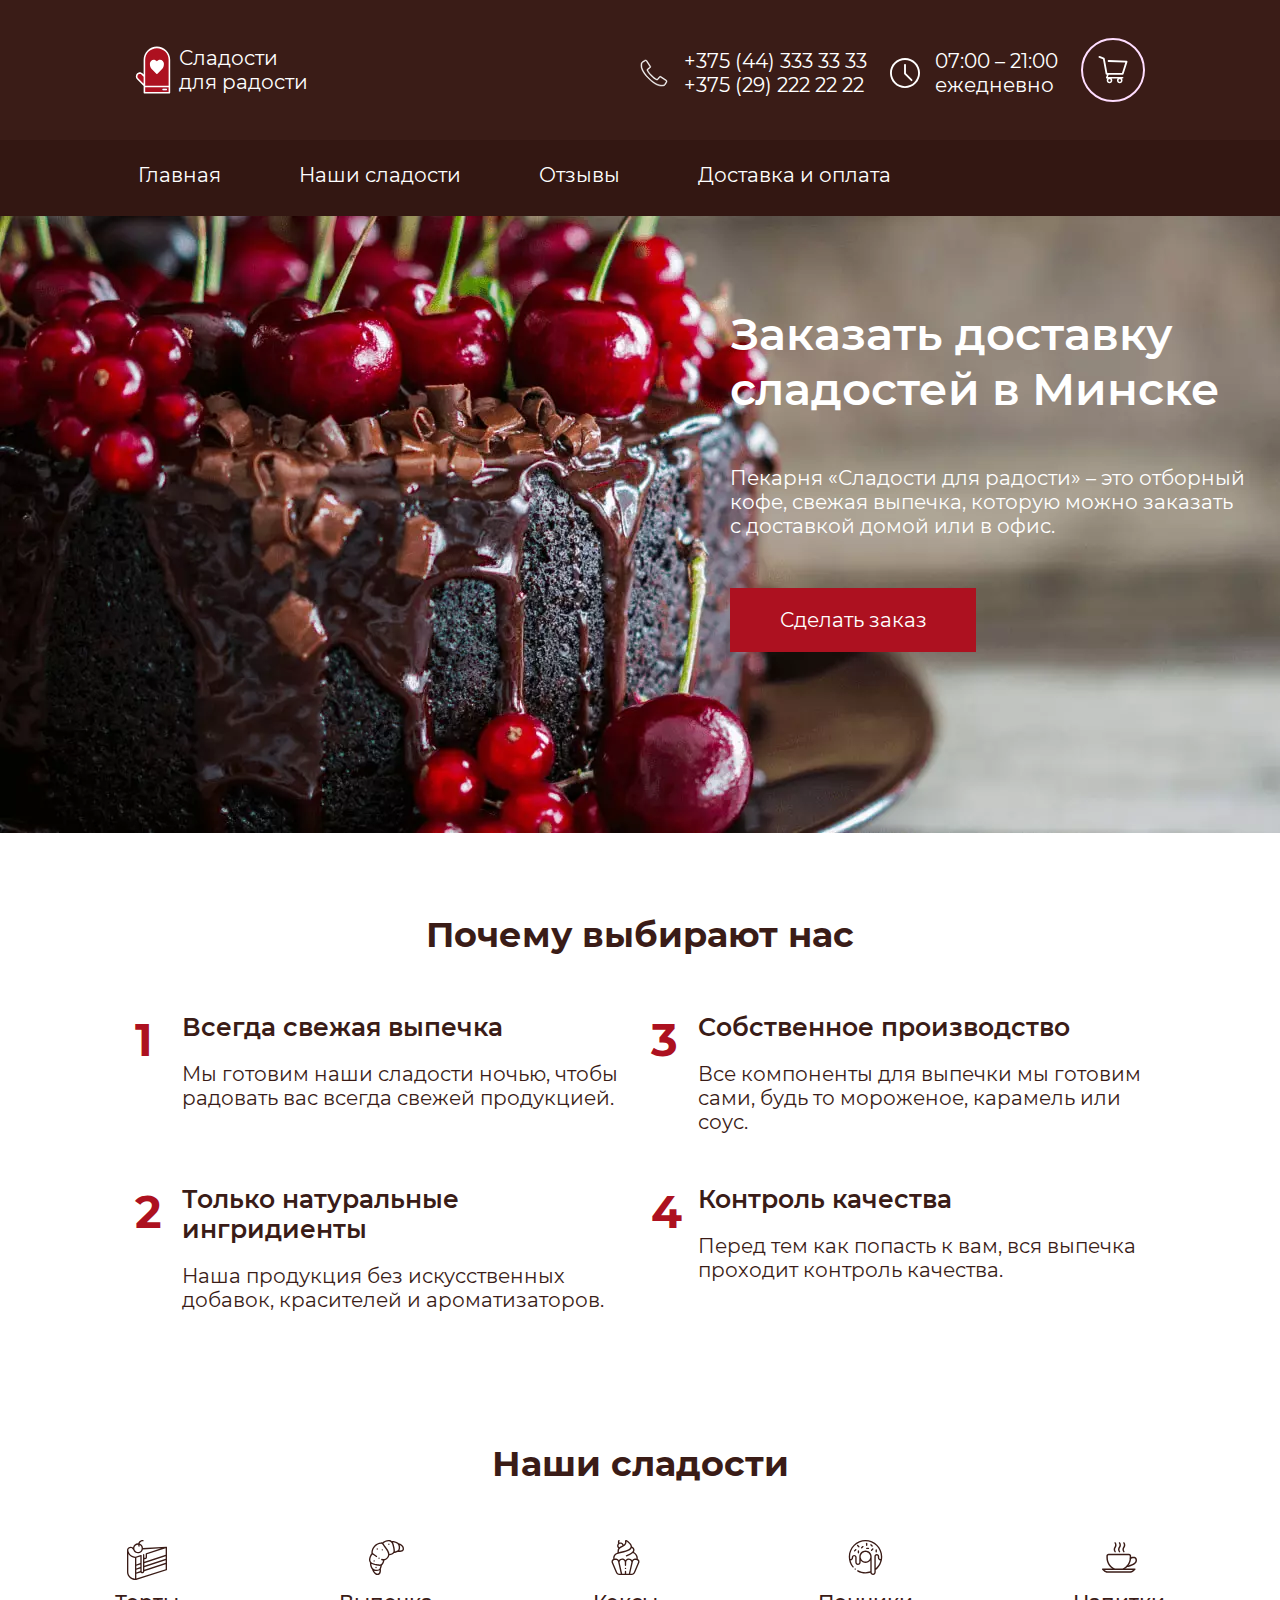
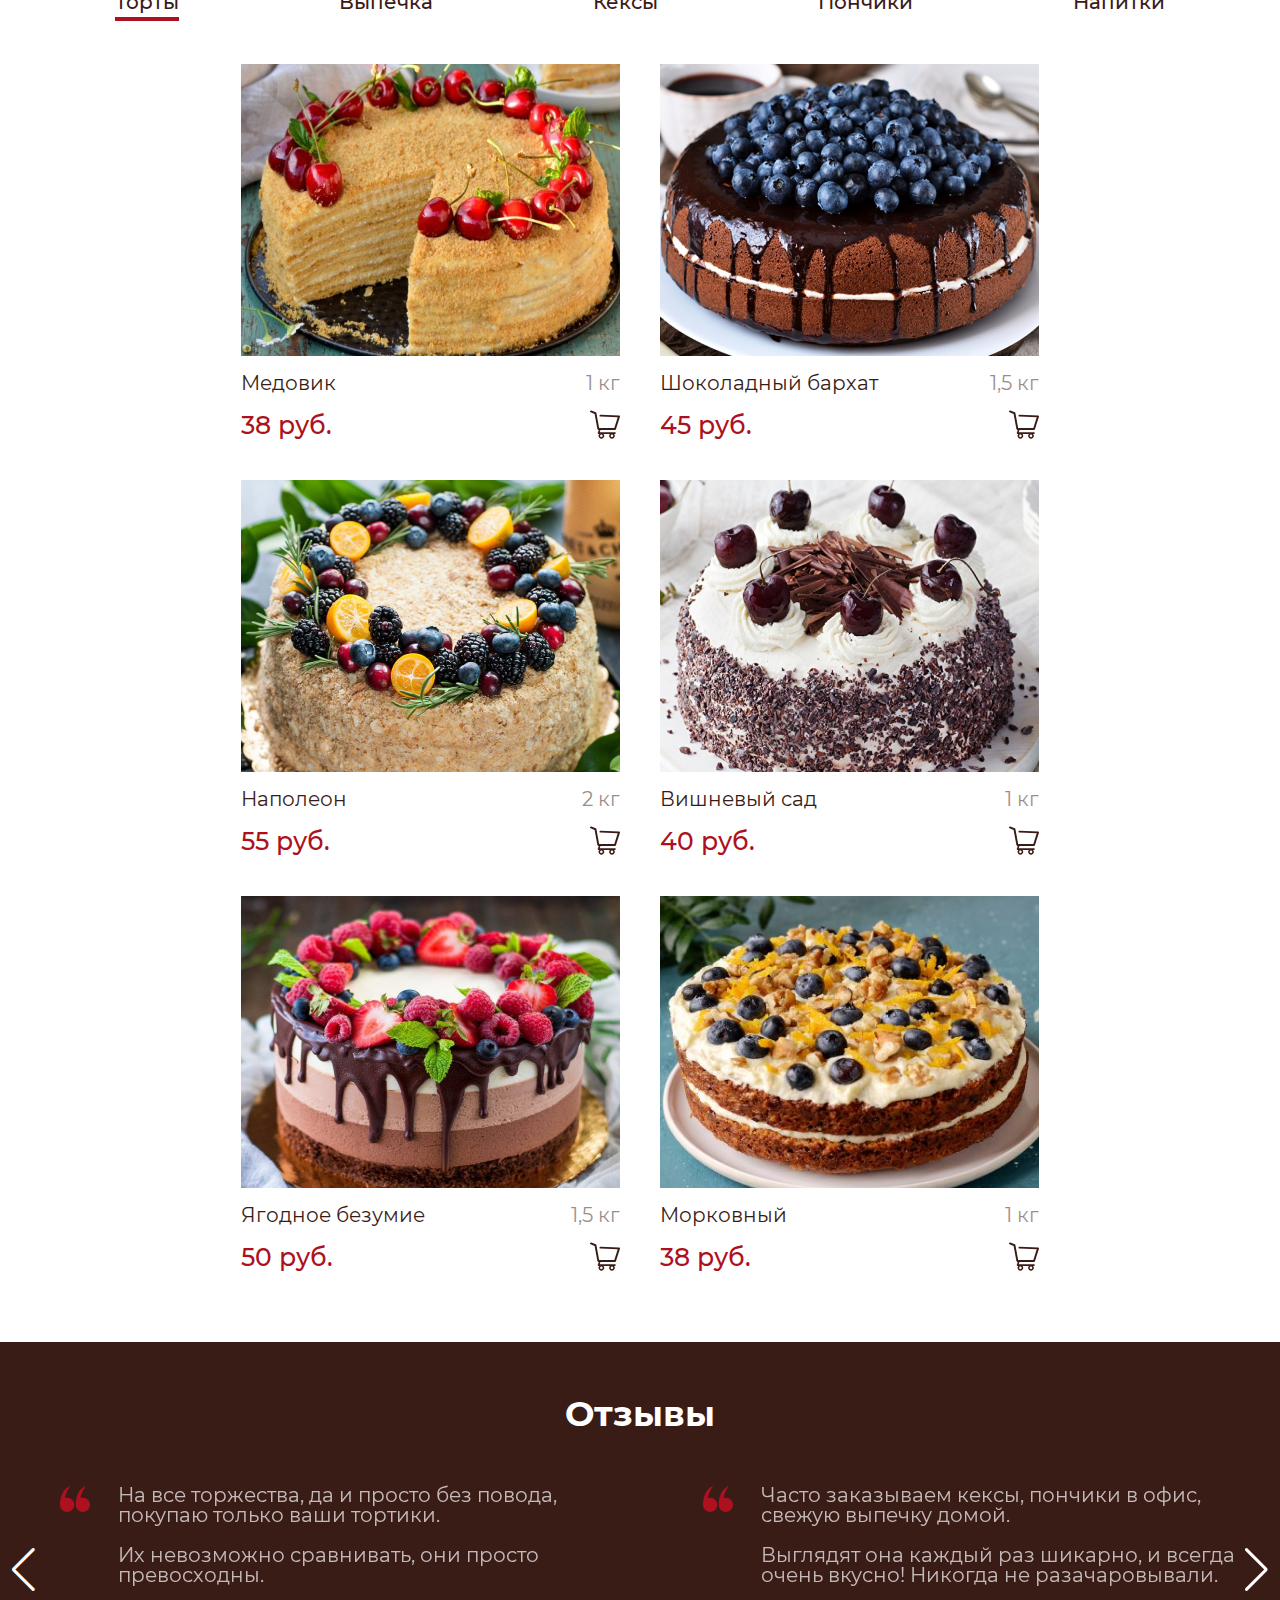
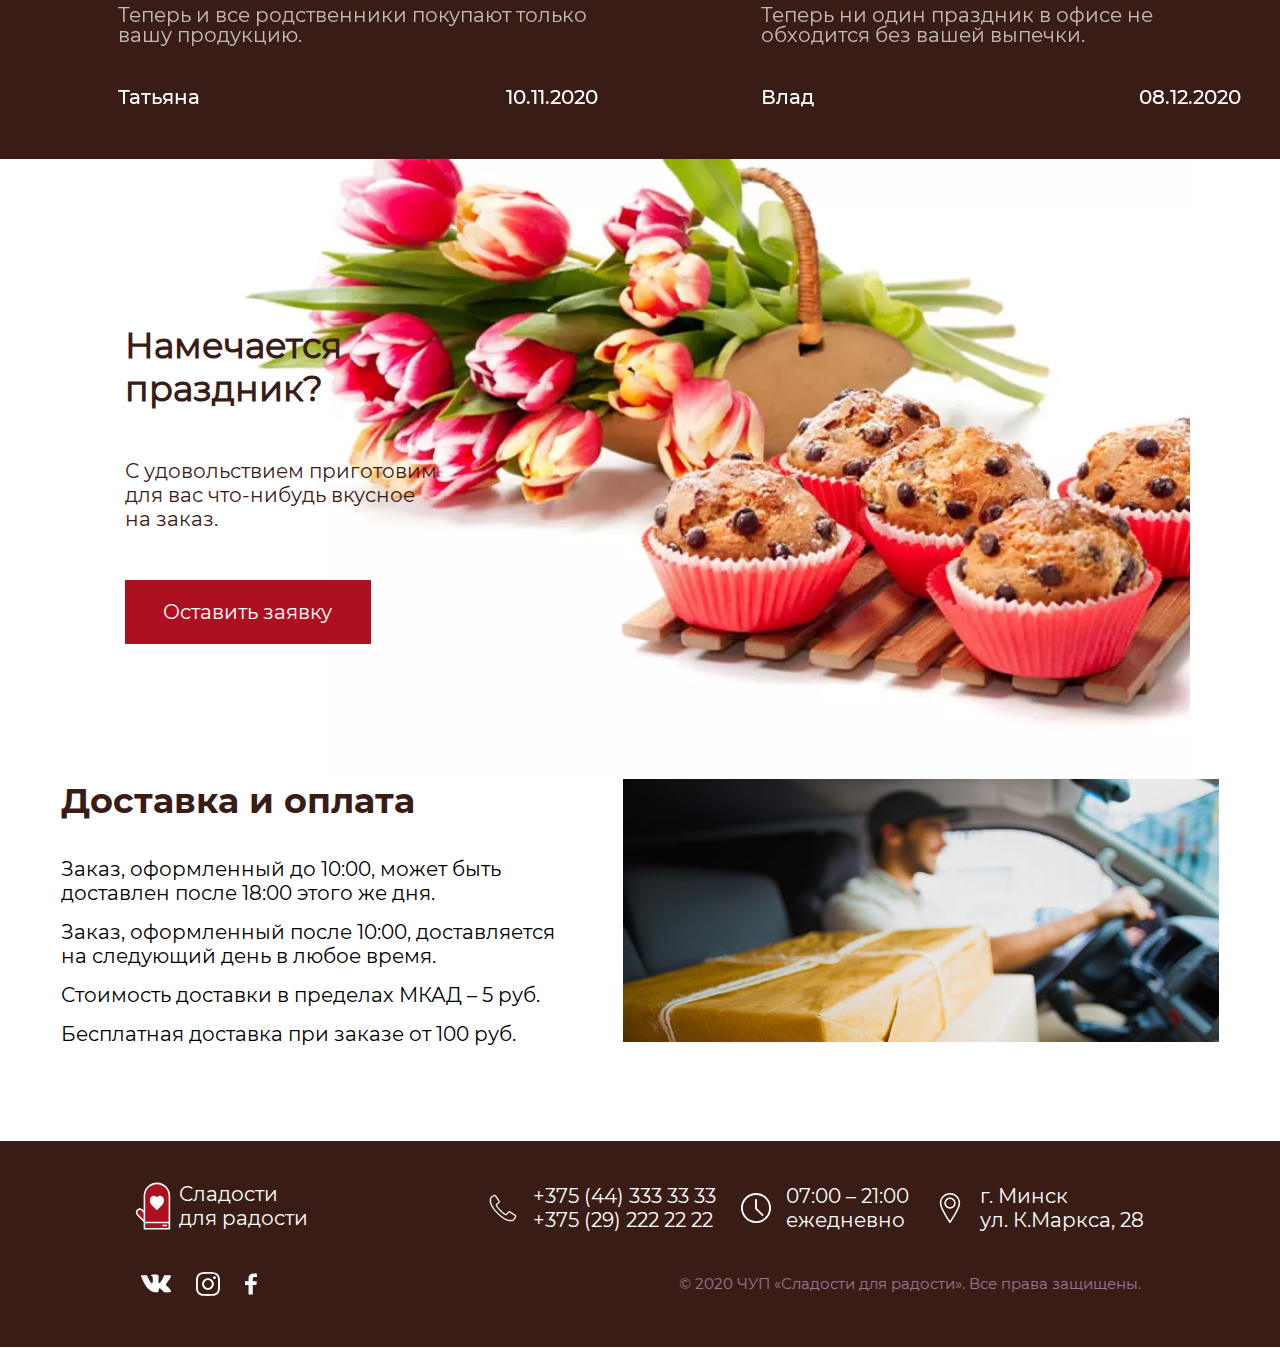
<file: index.html>
<!DOCTYPE html>
<html lang="en">

<head>
    <meta charset="UTF-8">
    <meta name="viewport" content="width=device-width, initial-scale=1.0">
    <meta http-equiv="X-UA-Compatible" content="ie=edge">
    <title>Document</title>

    <link rel="stylesheet" href="https://unpkg.com/swiper/swiper-bundle.min.css" />
    <link rel="stylesheet" href="./css/main.css">
</head>

<body>
    <div class="scroll-to-top-btn" onclick="topFunction()" id="topBtn" title="Go to top">
        <img src="./media/main-page/up-arrow.svg">
    </div>
    <header>
        <div class="wrapper">
            <div class="header-info">
                <div class="logo-container">
                    <img class="logo-icon" src="./media/main-page/header/logo-1x.svg">
                    <p class="logo-name"><a href="#">Сладости
                            для радости</a></p>
                </div>
                <div class="container-info">
                    <div class="contacts">
                        <img class="phone" src="./media/main-page/header/phone-1x.svg">
                        <p class="phone-number"><a href="#"> +375 (44) 333 33 33
                                +375 (29) 222 22 22</a></p>
                    </div>
                    <div class="schedule">
                        <img class="watch" src="./media/main-page/header/watch-1x.svg">
                        <p class="work-time"><a href="#">07:00 – 21:00
                                ежедневно</a></p>
                    </div>
                    <div class="cart">
                        <div><a href="#"><img class="cart-icon" src="./media/main-page/header/cart-1x.svg"
                                    alt="Корзина"></a></div>
                    </div>
                </div>
            </div>
        </div>
    </header>

    <nav>
        <div class="wrapper">
            <ul class="menu">
                <li><a href="#wr-intro" class="menu-link">Главная</a></li>
                <li><a href="#our-sweets" class="menu-link">Наши сладости</a></li>
                <li><a href="#wr-reviews" class="menu-link">Отзывы</a></li>
                <li><a href="#shipping" class="menu-link">Доставка и оплата</a></li>
            </ul>
        </div>
    </nav>

    <section class="wr-intro" id="wr-intro">
        <div class="wrapper">
            <div class="intro-block">
                <p>Заказать доставку
                    сладостей в Минске</p>
                <h1>Пекарня «Сладости для радости» – это отборный
                    кофе, свежая выпечка, которую можно заказать
                    с доставкой домой или в офис.</h1>
                <div class="button"><a href="#" class="button-text">Сделать заказ</a></div>
            </div>
        </div>
    </section>

    <section class="wr-about-us">
        <div class="wrapper">
            <p class="title">Почему выбирают нас</p>
            <div class="about-us">
                <div class="about-us-block">
                    <div class="number">1</div>
                    <div class="text">
                        <h2 class="block-title">Всегда свежая выпечка</h2>
                        <p class="discription">Мы готовим наши сладости ночью, чтобы
                            радовать вас всегда свежей продукцией.</p>
                    </div>
                </div>

                <div class="about-us-block">
                    <div class="number">3</div>
                    <div class="text">
                        <h2 class="block-title">Собственное производство</h2>
                        <p class="discription">Все компоненты для выпечки мы готовим
                            сами, будь то мороженое, карамель или соус.</p>
                    </div>
                </div>

                <div class="about-us-block">
                    <div class="number">2</div>
                    <div class="text">
                        <h2 class="block-title">Только натуральные ингридиенты</h2>
                        <p class="discription">Наша продукция без искусственных
                            добавок, красителей и ароматизаторов.</p>
                    </div>
                </div>

                <div class="about-us-block">
                    <div class="number">4</div>
                    <div class="text">
                        <h2 class="block-title">Контроль качества</h2>
                        <div class="discription">Перед тем как попасть к вам, вся выпечка
                            проходит контроль качества. </div>
                    </div>
                </div>
            </div>
        </div>
    </section>

    <section class="our-sweets" id="our-sweets">
        <div class="wrapper">
            <p class="title">Наши сладости</p>
            <div class="tab-header">
                <div class="tab-item" onclick="openSweet(event, 'cakes')" id="defaultOpen">
                    <img src="./media/main-page/our-sweets/cake-icon-1x.svg">
                    <p class="tab-link">Торты</p>
                </div>
                <div class="tab-item" onclick="openSweet(event, 'bakery-products')">
                    <img src="./media/main-page/our-sweets/bake-icon-1x.svg">
                    <p class="tab-link">Выпечка</p>
                </div>
                <div class="tab-item" onclick="openSweet(event, 'cupcakes')">
                    <img src="./media/main-page/our-sweets/cupcake-icon-1x.svg">
                    <p class="tab-link">Кексы</p>
                </div>
                <div class="tab-item" onclick="openSweet(event, 'donuts')">
                    <img src="./media/main-page/our-sweets/donut-icon-1x.svg">
                    <p class="tab-link">Пончики</p>
                </div>
                <div class="tab-item" onclick="openSweet(event, 'drinks')">
                    <img src="./media/main-page/our-sweets/coffee-cup-1x.svg">
                    <p class="tab-link">Напитки</p>
                </div>
            </div>

            <div class="catalog-container">
                <div id="cakes" class="tab-content">
                    <div class="catalog-item">
                        <div class="photo">
                            <a href="./html/product-page.html"><img src="./media/main-page/our-sweets/cake1-1x.jpg"
                                    alt="медовик"></a>
                        </div>
                        <div class="item-discription">
                            <div class="name-weight">
                                <p>Медовик</p>
                                <p>1 кг</p>
                            </div>
                            <div class="price-card">
                                <p>38 руб.</p>
                                <img src="./media/main-page/our-sweets/card-icon-1x.svg">
                            </div>
                        </div>
                    </div>

                    <div class="catalog-item">
                        <div class="photo">
                            <img src="./media/main-page/our-sweets/cake2-1x.jpg" alt="шоколадный бархат">
                        </div>
                        <div class="item-discription">
                            <div class="name-weight">
                                <p>Шоколадный бархат</p>
                                <p>1,5 кг</p>
                            </div>
                            <div class="price-card">
                                <p>45 руб.</p>
                                <img src="./media/main-page/our-sweets/card-icon-1x.svg">
                            </div>
                        </div>
                    </div>

                    <div class="catalog-item">
                        <div class="photo">
                            <img src="./media/main-page/our-sweets/cake3-1x.jpg" alt="наполеон">
                        </div>
                        <div class="item-discription">
                            <div class="name-weight">
                                <p>Наполеон</p>
                                <p>2 кг</p>
                            </div>
                            <div class="price-card">
                                <p>55 руб.</p>
                                <img src="./media/main-page/our-sweets/card-icon-1x.svg">
                            </div>
                        </div>
                    </div>

                    <div class="catalog-item">
                        <div class="photo">
                            <img src="./media/main-page/our-sweets/cake4-1x.jpg" alt="вишневый сад">
                        </div>
                        <div class="item-discription">
                            <div class="name-weight">
                                <p>Вишневый сад</p>
                                <p>1 кг</p>
                            </div>
                            <div class="price-card">
                                <p>40 руб.</p>
                                <img src="./media/main-page/our-sweets/card-icon-1x.svg">
                            </div>
                        </div>
                    </div>

                    <div class="catalog-item">
                        <div class="photo">
                            <img src="./media/main-page/our-sweets/cake5-1x.jpg" alt="ягодное безумие">
                        </div>
                        <div class="item-discription">
                            <div class="name-weight">
                                <p>Ягодное безумие</p>
                                <p>1,5 кг</p>
                            </div>
                            <div class="price-card">
                                <p>50 руб.</p>
                                <img src="./media/main-page/our-sweets/card-icon-1x.svg">
                            </div>
                        </div>
                    </div>

                    <div class="catalog-item">
                        <div class="photo">
                            <img src="./media/main-page/our-sweets/cake6-1x.jpg" alt="морковный">
                        </div>
                        <div class="item-discription">
                            <div class="name-weight">
                                <p>Морковный</p>
                                <p>1 кг</p>
                            </div>
                            <div class="price-card">
                                <p>38 руб.</p>
                                <img src="./media/main-page/our-sweets/card-icon-1x.svg">
                            </div>
                        </div>
                    </div>
                </div>
                <div id="bakery-products" class="tab-content">
                    <div class="catalog-item">
                        <div class="photo">
                            <img src="./media/main-page/our-sweets/bakery-image-1x.jpeg" alt="круассан">
                        </div>
                        <div class="item-discription">
                            <div class="name-weight">
                                <p>Круассан</p>
                                <p>30 гр</p>
                            </div>
                            <div class="price-card">
                                <p>5 руб.</p>
                                <img src="./media/main-page/our-sweets/card-icon-1x.svg">
                            </div>
                        </div>
                    </div>
                    <div class="catalog-item">
                        <div class="photo">
                            <img src="./media/main-page/our-sweets/bakery-image-1x.jpeg" alt="круассан">
                        </div>
                        <div class="item-discription">
                            <div class="name-weight">
                                <p>Круассан</p>
                                <p>30 гр</p>
                            </div>
                            <div class="price-card">
                                <p>5 руб.</p>
                                <img src="./media/main-page/our-sweets/card-icon-1x.svg">
                            </div>
                        </div>
                    </div>
                    <div class="catalog-item">
                        <div class="photo">
                            <img src="./media/main-page/our-sweets/bakery-image-1x.jpeg" alt="круассан">
                        </div>
                        <div class="item-discription">
                            <div class="name-weight">
                                <p>Круассан</p>
                                <p>30 гр</p>
                            </div>
                            <div class="price-card">
                                <p>5 руб.</p>
                                <img src="./media/main-page/our-sweets/card-icon-1x.svg">
                            </div>
                        </div>
                    </div>
                    <div class="catalog-item">
                        <div class="photo">
                            <img src="./media/main-page/our-sweets/bakery-image-1x.jpeg" alt="круассан">
                        </div>
                        <div class="item-discription">
                            <div class="name-weight">
                                <p>Круассан</p>
                                <p>30 гр</p>
                            </div>
                            <div class="price-card">
                                <p>5 руб.</p>
                                <img src="./media/main-page/our-sweets/card-icon-1x.svg">
                            </div>
                        </div>
                    </div>
                    <div class="catalog-item">
                        <div class="photo">
                            <img src="./media/main-page/our-sweets/bakery-image-1x.jpeg" alt="круассан">
                        </div>
                        <div class="item-discription">
                            <div class="name-weight">
                                <p>Круассан</p>
                                <p>30 гр</p>
                            </div>
                            <div class="price-card">
                                <p>5 руб.</p>
                                <img src="./media/main-page/our-sweets/card-icon-1x.svg">
                            </div>
                        </div>
                    </div>
                    <div class="catalog-item">
                        <div class="photo">
                            <img src="./media/main-page/our-sweets/bakery-image-1x.jpeg" alt="круассан">
                        </div>
                        <div class="item-discription">
                            <div class="name-weight">
                                <p>Круассан</p>
                                <p>30 гр</p>
                            </div>
                            <div class="price-card">
                                <p>5 руб.</p>
                                <img src="./media/main-page/our-sweets/card-icon-1x.svg">
                            </div>
                        </div>
                    </div>
                </div>

                <div id="cupcakes" class="tab-content">
                    <div class="catalog-item">
                        <div class="photo">
                            <img src="./media/main-page/our-sweets/cupcake-image-1x.jpg" alt="кекс">
                        </div>
                        <div class="item-discription">
                            <div class="name-weight">
                                <p>Кексы ванильные</p>
                                <p>300 гр</p>
                            </div>
                            <div class="price-card">
                                <p>10 руб.</p>
                                <img src="./media/main-page/our-sweets/card-icon-1x.svg">
                            </div>
                        </div>
                    </div>
                    <div class="catalog-item">
                        <div class="photo">
                            <img src="./media/main-page/our-sweets/cupcake-image-1x.jpg" alt="кекс">
                        </div>
                        <div class="item-discription">
                            <div class="name-weight">
                                <p>Кексы ванильные</p>
                                <p>300 гр</p>
                            </div>
                            <div class="price-card">
                                <p>10 руб.</p>
                                <img src="./media/main-page/our-sweets/card-icon-1x.svg">
                            </div>
                        </div>
                    </div>
                    <div class="catalog-item">
                        <div class="photo">
                            <img src="./media/main-page/our-sweets/cupcake-image-1x.jpg" alt="кекс">
                        </div>
                        <div class="item-discription">
                            <div class="name-weight">
                                <p>Кексы ванильные</p>
                                <p>300 гр</p>
                            </div>
                            <div class="price-card">
                                <p>10 руб.</p>
                                <img src="./media/main-page/our-sweets/card-icon-1x.svg">
                            </div>
                        </div>
                    </div>
                    <div class="catalog-item">
                        <div class="photo">
                            <img src="./media/main-page/our-sweets/cupcake-image-1x.jpg" alt="кекс">
                        </div>
                        <div class="item-discription">
                            <div class="name-weight">
                                <p>Кексы ванильные</p>
                                <p>300 гр</p>
                            </div>
                            <div class="price-card">
                                <p>10 руб.</p>
                                <img src="./media/main-page/our-sweets/card-icon-1x.svg">
                            </div>
                        </div>
                    </div>
                    <div class="catalog-item">
                        <div class="photo">
                            <img src="./media/main-page/our-sweets/cupcake-image-1x.jpg" alt="кекс">
                        </div>
                        <div class="item-discription">
                            <div class="name-weight">
                                <p>Кексы ванильные</p>
                                <p>300 гр</p>
                            </div>
                            <div class="price-card">
                                <p>10 руб.</p>
                                <img src="./media/main-page/our-sweets/card-icon-1x.svg">
                            </div>
                        </div>
                    </div>
                    <div class="catalog-item">
                        <div class="photo">
                            <img src="./media/main-page/our-sweets/cupcake-image-1x.jpg" alt="кекс">
                        </div>
                        <div class="item-discription">
                            <div class="name-weight">
                                <p>Кексы ванильные</p>
                                <p>300 гр</p>
                            </div>
                            <div class="price-card">
                                <p>10 руб.</p>
                                <img src="./media/main-page/our-sweets/card-icon-1x.svg">
                            </div>
                        </div>
                    </div>
                </div>

                <div id="donuts" class="tab-content">
                    <div class="catalog-item">
                        <div class="photo">
                            <img src="./media/main-page/our-sweets/donut-image-1x.jpg" alt="пончик">
                        </div>
                        <div class="item-discription">
                            <div class="name-weight">
                                <p>Пончики с помадкой</p>
                                <p>300 гр</p>
                            </div>
                            <div class="price-card">
                                <p>10 руб.</p>
                                <img src="./media/main-page/our-sweets/card-icon-1x.svg">
                            </div>
                        </div>
                    </div>
                    <div class="catalog-item">
                        <div class="photo">
                            <img src="./media/main-page/our-sweets/donut-image-1x.jpg" alt="пончик">
                        </div>
                        <div class="item-discription">
                            <div class="name-weight">
                                <p>Пончики с помадкой</p>
                                <p>300 гр</p>
                            </div>
                            <div class="price-card">
                                <p>10 руб.</p>
                                <img src="./media/main-page/our-sweets/card-icon-1x.svg">
                            </div>
                        </div>
                    </div>
                    <div class="catalog-item">
                        <div class="photo">
                            <img src="./media/main-page/our-sweets/donut-image-1x.jpg" alt="пончик">
                        </div>
                        <div class="item-discription">
                            <div class="name-weight">
                                <p>Пончики с помадкой</p>
                                <p>300 гр</p>
                            </div>
                            <div class="price-card">
                                <p>10 руб.</p>
                                <img src="./media/main-page/our-sweets/card-icon-1x.svg">
                            </div>
                        </div>
                    </div>
                    <div class="catalog-item">
                        <div class="photo">
                            <img src="./media/main-page/our-sweets/donut-image-1x.jpg" alt="пончик">
                        </div>
                        <div class="item-discription">
                            <div class="name-weight">
                                <p>Пончики с помадкой</p>
                                <p>300 гр</p>
                            </div>
                            <div class="price-card">
                                <p>10 руб.</p>
                                <img src="./media/main-page/our-sweets/card-icon-1x.svg">
                            </div>
                        </div>
                    </div>
                    <div class="catalog-item">
                        <div class="photo">
                            <img src="./media/main-page/our-sweets/donut-image-1x.jpg" alt="пончик">
                        </div>
                        <div class="item-discription">
                            <div class="name-weight">
                                <p>Пончики с помадкой</p>
                                <p>300 гр</p>
                            </div>
                            <div class="price-card">
                                <p>10 руб.</p>
                                <img src="./media/main-page/our-sweets/card-icon-1x.svg">
                            </div>
                        </div>
                    </div>
                    <div class="catalog-item">
                        <div class="photo">
                            <img src="./media/main-page/our-sweets/donut-image-1x.jpg" alt="пончик">
                        </div>
                        <div class="item-discription">
                            <div class="name-weight">
                                <p>Пончики с помадкой</p>
                                <p>300 гр</p>
                            </div>
                            <div class="price-card">
                                <p>10 руб.</p>
                                <img src="./media/main-page/our-sweets/card-icon-1x.svg">
                            </div>
                        </div>
                    </div>
                </div>

                <div id="drinks" class="tab-content">
                    <div class="catalog-item">
                        <div class="photo">
                            <img src="./media/main-page/our-sweets/coffe-image-1x.jpg" alt="кофе">
                        </div>
                        <div class="item-discription">
                            <div class="name-weight">
                                <p>Латте</p>
                                <p>300 мл</p>
                            </div>
                            <div class="price-card">
                                <p>4 руб.</p>
                                <img src="./media/main-page/our-sweets/card-icon-1x.svg">
                            </div>
                        </div>
                    </div>
                    <div class="catalog-item">
                        <div class="photo">
                            <img src="./media/main-page/our-sweets/coffe-image-1x.jpg" alt="кофе">
                        </div>
                        <div class="item-discription">
                            <div class="name-weight">
                                <p>Латте</p>
                                <p>300 мл</p>
                            </div>
                            <div class="price-card">
                                <p>4 руб.</p>
                                <img src="./media/main-page/our-sweets/card-icon-1x.svg">
                            </div>
                        </div>
                    </div>
                    <div class="catalog-item">
                        <div class="photo">
                            <img src="./media/main-page/our-sweets/coffe-image-1x.jpg" alt="кофе">
                        </div>
                        <div class="item-discription">
                            <div class="name-weight">
                                <p>Латте</p>
                                <p>300 мл</p>
                            </div>
                            <div class="price-card">
                                <p>4 руб.</p>
                                <img src="./media/main-page/our-sweets/card-icon-1x.svg">
                            </div>
                        </div>
                    </div>
                    <div class="catalog-item">
                        <div class="photo">
                            <img src="./media/main-page/our-sweets/coffe-image-1x.jpg" alt="кофе">
                        </div>
                        <div class="item-discription">
                            <div class="name-weight">
                                <p>Латте</p>
                                <p>300 мл</p>
                            </div>
                            <div class="price-card">
                                <p>4 руб.</p>
                                <img src="./media/main-page/our-sweets/card-icon-1x.svg">
                            </div>
                        </div>
                    </div>
                    <div class="catalog-item">
                        <div class="photo">
                            <img src="./media/main-page/our-sweets/coffe-image-1x.jpg" alt="кофе">
                        </div>
                        <div class="item-discription">
                            <div class="name-weight">
                                <p>Латте</p>
                                <p>300 мл</p>
                            </div>
                            <div class="price-card">
                                <p>4 руб.</p>
                                <img src="./media/main-page/our-sweets/card-icon-1x.svg">
                            </div>
                        </div>
                    </div>
                    <div class="catalog-item">
                        <div class="photo">
                            <img src="./media/main-page/our-sweets/coffe-image-1x.jpg" alt="кофе">
                        </div>
                        <div class="item-discription">
                            <div class="name-weight">
                                <p>Латте</p>
                                <p>300 мл</p>
                            </div>
                            <div class="price-card">
                                <p>4 руб.</p>
                                <img src="./media/main-page/our-sweets/card-icon-1x.svg">
                            </div>
                        </div>
                    </div>
                </div>
            </div>
    </section>

    <section class="wr-reviews" id="wr-reviews">
        <div class="wrapper swiper">
            <h1 class="title">Отзывы<h1>
                    <div class="swiper-button-prev"></div>
                    <div class="swiper-button-next"></div>
                    <div class="swiper-container">
                        <div class="swiper-wrapper">
                            <div class="swiper-slide">
                                <div class="container-item">
                                    <div class="review-icon">
                                        <img src="./media/main-page/header/quotes-1x.svg" alt="quotes">
                                    </div>
                                    <div class="text">
                                        <div class="review-text">
                                            <p>На все торжества, да и просто без повода, покупаю только ваши тортики.
                                            </p>
                                            <p>Их невозможно сравнивать, они просто превосходны.</p>
                                            <p>Теперь и все родственники покупают только вашу продукцию.</p>
                                        </div>
                                        <div class="discription">
                                            <p>Татьяна</p>
                                            <p>10.11.2020</p>
                                        </div>
                                    </div>
                                </div>
                            </div>
                            <div class="swiper-slide">
                                <div class="container-item">
                                    <div class="review-icon">
                                        <img src="./media/main-page/header/quotes-1x.svg" alt="quotes">
                                    </div>
                                    <div class="text">
                                        <div class="review-text">
                                            <p>Часто заказываем кексы, пончики в офис, свежую выпечку домой.</p>
                                            <p> Выглядят она каждый раз шикарно, и всегда очень вкусно! Никогда не
                                                разачаровывали.</p>
                                            <p>Теперь ни один праздник в офисе не обходится без вашей выпечки.</p>
                                        </div>
                                        <div class="discription">
                                            <p>Влад</p>
                                            <p>08.12.2020</p>
                                        </div>
                                    </div>
                                </div>
                            </div>
                            <div class="swiper-slide">
                                <div class="container-item">
                                    <div class="review-icon">
                                        <img src="./media/main-page/header/quotes-1x.svg" alt="quotes">
                                    </div>
                                    <div class="text">
                                        <div class="review-text">
                                            <p>На все торжества, да и просто без повода, покупаю только ваши тортики.
                                            </p>
                                            <p>Их невозможно сравнивать, они просто превосходны.</p>
                                            <p>Теперь и все родственники покупают только вашу продукцию.</p>
                                        </div>
                                        <div class="discription">
                                            <p>Виктор</p>
                                            <p>01.06.2020</p>
                                        </div>
                                    </div>
                                </div>
                            </div>
                            <div class="swiper-slide">
                                <div class="container-item">
                                    <div class="review-icon">
                                        <img src="./media/main-page/header/quotes-1x.svg" alt="quotes">
                                    </div>
                                    <div class="text">
                                        <div class="review-text">
                                            <p>Часто заказываем кексы, пончики в офис, свежую выпечку домой.</p>
                                            <p> Выглядят она каждый раз шикарно, и всегда очень вкусно! Никогда не
                                                разачаровывали.</p>
                                            <p>Теперь ни один праздник в офисе не обходится без вашей выпечки.</p>
                                        </div>
                                        <div class="discription">
                                            <p>Оксана</p>
                                            <p>22.02.2021</p>
                                        </div>
                                    </div>
                                </div>
                            </div>
                        </div>
                    </div>
    </section>

    <section class="wr-application">
        <div class="wrapper">
            <div class="application-info">
                <h1 class="title">Намечается
                    праздник?</h1>
                <p class="discription">С удовольствием приготовим
                    для вас что-нибудь вкусное
                    на заказ.</p>
                <div class="button"><a href="#" class="button-text">Оставить заявку</a></div>
            </div>
        </div>
    </section>

    <section class="shipping" id="shipping">
        <div class="wrapper">
            <div class="shipping-info">
                <div class="discription-text">
                    <h1 class="title">Доставка и оплата</h1>
                    <p>Заказ, оформленный до 10:00, может быть
                        доставлен после 18:00 этого же дня.</p>
                    <p>Заказ, оформленный после 10:00, доставляется
                        на следующий день в любое время.</p>
                    <p>Стоимость доставки в пределах МКАД – 5 руб.</p>
                    <p>Бесплатная доставка при заказе от 100 руб.</p>
                </div>
                <div class="image"><img src="./media/main-page/shipping-payment/optimization/shipping-1x.jpg">
                </div>
            </div>
    </section>

    <section class="footer">
        <div class="wrapper">
            <div class="footer-info">
                <div class="logo-container">
                    <img class="logo-icon" src="./media/main-page/header/logo-1x.svg">
                    <p class="logo-name"><a href="#">Сладости
                            для радости</a></p>
                </div>
                <div class="container-info">
                    <div class="contacts">
                        <img class="phone" src="./media/main-page/header/phone-1x.svg">
                        <p class="phone-number"><a href="#">+375 (44) 333 33 33
                                +375 (29) 222 22 22</a></p>
                    </div>
                    <div class="schedule">
                        <img class="watch" src="./media/main-page/header/watch-1x.svg">
                        <p class="work-time"><a href="#">07:00 – 21:00
                                ежедневно</a></p>
                    </div>
                    <div class="location">
                        <img class="watch" src="./media/main-page/footer/location-1x.svg">
                        <p class="work-time"><a href="#">г. Минск
                                ул. К.Маркса, 28</a></p>
                    </div>
                </div>
            </div>
            <div class="icon">
                <div class="icon-wrapper">
                    <div class="icon-container">
                        <a href="https://vk.com/" target="_blank" class="vk"><img
                                src="./media/main-page/footer/vk-icon-1x.svg" alt="vk"></a>
                        <a href="https://www.instagram.com/" target="_blank"><img class="instagram"
                                src="./media/main-page/footer/inst-icon-1x.svg" alt="instagram"></a>
                        <a href="https://facebook.com" target="_blank"><img
                                src="./media/main-page/footer/fb-icon-1x.svg" alt="facebook"></a>
                    </div>
                    <div class="footer-discription">
                        <div class="discription-text">&#169; 2020 ЧУП «Сладости для радости». Все права защищены.</p>
                        </div>
                    </div>
                </div>
            </div>
    </section>

    <script src="https://unpkg.com/swiper/swiper-bundle.min.js"></script>
    <script src="./JS/main.js"></script>
</body>

</html>
</file>
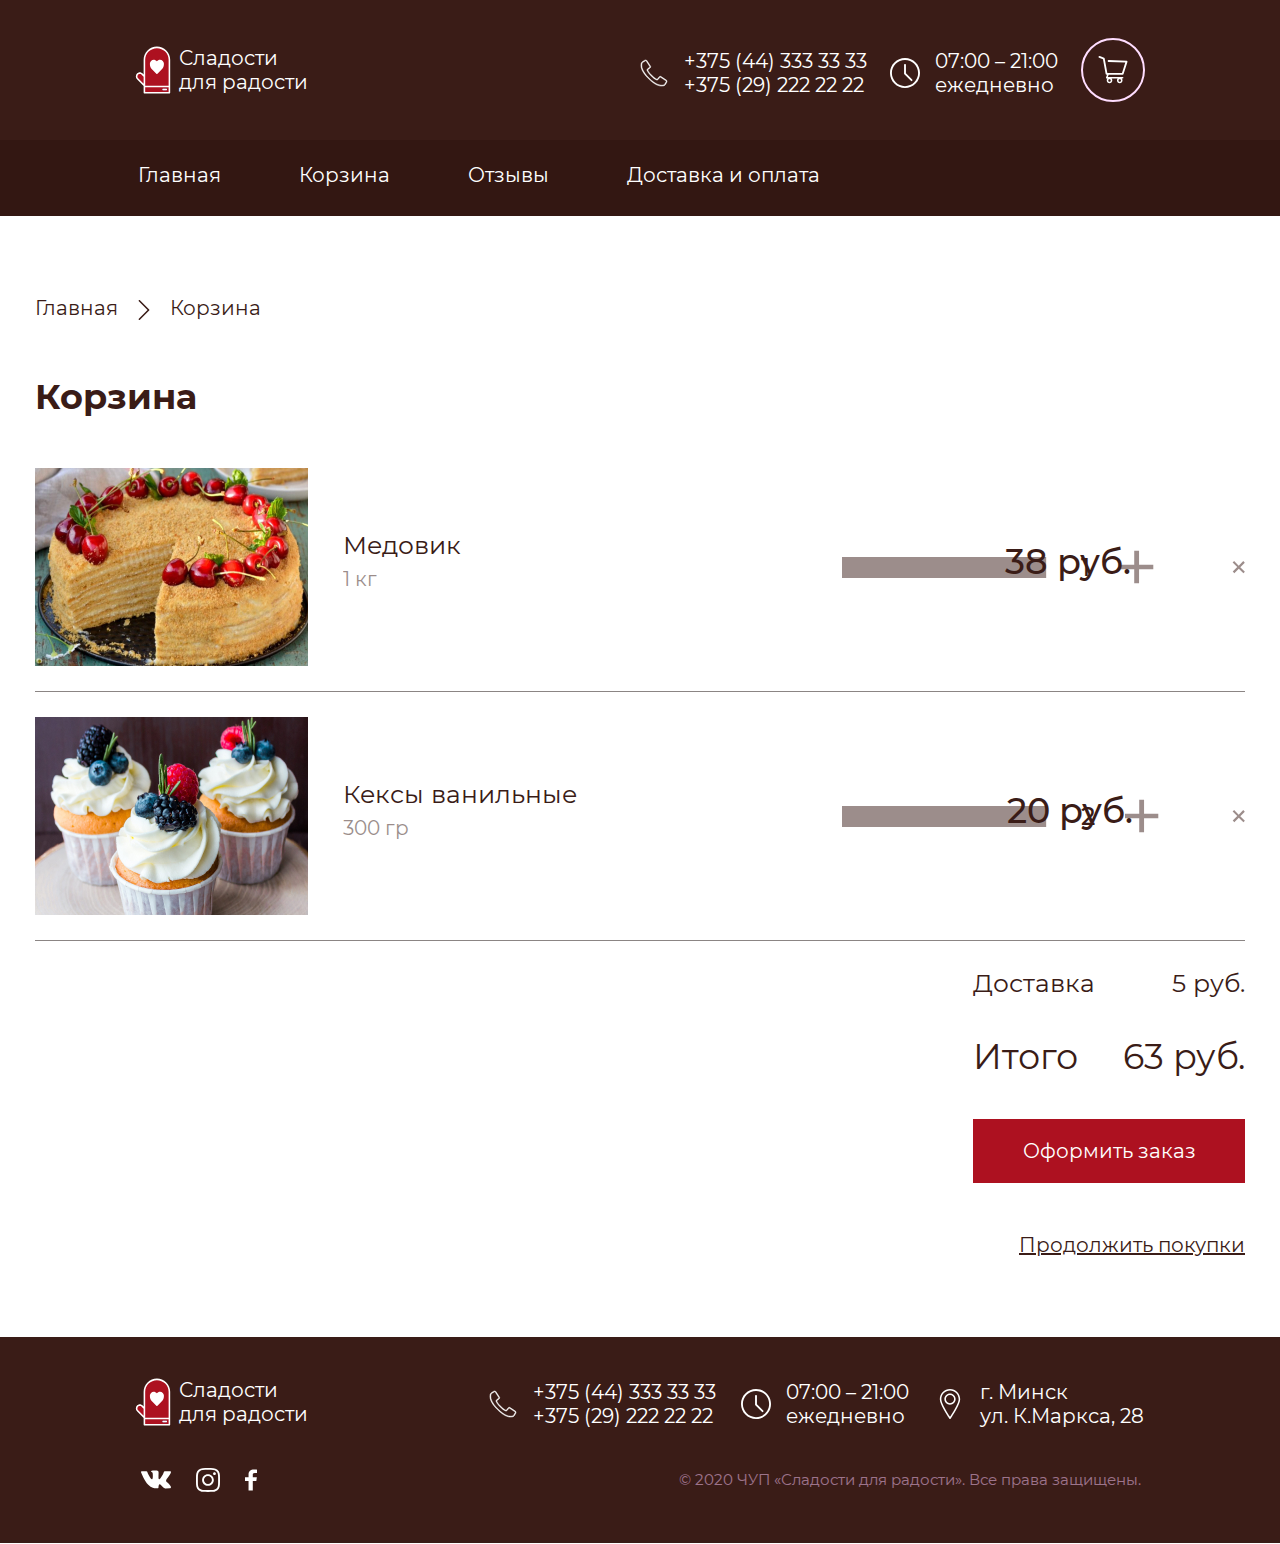
<file: html/cart.html>
<!DOCTYPE html>
<html lang="en">

<head>
    <meta charset="UTF-8">
    <meta name="viewport" content="width=device-width, initial-scale=1.0">
    <meta http-equiv="X-UA-Compatible" content="ie=edge">
    <title>Cart page</title>

    <link rel="stylesheet" href="../css/main.css">
</head>

<body>
    <header>
        <div class="wrapper">
            <div class="header-info">
                <div class="logo-container">
                    <img class="logo-icon" src="../media/main-page/header/logo-1x.svg">
                    <p class="logo-name"><a href="#">Сладости
                            для радости</a></p>
                </div>
                <div class="container-info">
                    <div class="contacts">
                        <img class="phone" src="../media/main-page/header/phone-1x.svg">
                        <p class="phone-number"><a href="#"> +375 (44) 333 33 33
                                +375 (29) 222 22 22</a></p>
                    </div>
                    <div class="schedule">
                        <img class="watch" src="../media/main-page/header/watch-1x.svg">
                        <p class="work-time"><a href="#">07:00 – 21:00
                                ежедневно</a></p>
                    </div>
                    <div class="cart">
                        <div><a href="#"><img class="cart-icon" src="../media/main-page/header/cart-1x.svg"
                                    alt="Корзина"></a></div>
                    </div>
                </div>
            </div>
        </div>
    </header>

    <nav>
        <div class="wrapper">
            <ul class="menu">
                <li><a href="../index.html" class="menu-link">Главная</a></li>
                <li><a href="#our-sweets" class="menu-link">Корзина</a></li>
                <li><a href="#wr-reviews" class="menu-link">Отзывы</a></li>
                <li><a href="#shipping" class="menu-link">Доставка и оплата</a></li>
            </ul>
        </div>
    </nav>

    <section class="cart-page">
        <div class="wrapper">
            <ul class="breadcrumb">
                <li><a href="../index.html">Главная</a></li>
                <img src="../media/product-page/breadcrumb-icon.svg" alt="">
                <li><a href="#">Корзина</a></li>
            </ul>
            <h1 class="cart-title">Корзина</h1>
            <div class="cart-list">
                <div class="cart-item">
                    <div class="item-description">
                        <div class="photo">
                            <img src="../media/cart/cake-1x.jpg" alt="медовик">
                        </div>
                        <div class="name-weight">
                            <p class="name">Медовик</p>
                            <p>1 кг</p>
                        </div>
                    </div>
                    <div class="cart-item-controls">
                        <div class="product-amount">
                            <img src="../media/product-page/–.svg" alt="minus">
                            <p class="amount">1</p>
                            <img src="../media/product-page/+.svg" alt="plus">
                        </div>
                        <p class="product-price">38 руб.</p>
                        <img src="../media/cart/close.svg" alt="plus">
                    </div>
                </div>
                <div class="cart-item">
                    <div class="item-description">
                        <div class="photo">
                            <img src="../media/cart/cup-cake-1x.jpg" alt="кекс">
                        </div>
                        <div class="name-weight">
                            <p class="name">Кексы ванильные</p>
                            <p>300 гр</p>
                        </div>
                    </div>
                    <div class="cart-item-controls">
                        <div class="product-amount">
                            <img src="../media/product-page/–.svg" alt="minus">
                            <p class="amount">2</p>
                            <img src="../media/product-page/+.svg" alt="plus">
                        </div>
                        <p class="product-price">20 руб.</p>
                        <img src="../media/cart/close.svg" alt="plus">
                    </div>
                </div>
            </div>
            <section class="cart-summary">
                <div class="summary-info">
                    <div class="delivery-info">
                        <b>Доставка</b>
                        <b>5 руб.</b>
                    </div>
        
                    <div class="summary-money">
                        <b>Итого</b>
                        <b>63 руб.</b>
                    </div>
        
                    <div class="button"><a href="" class="button-text">Оформить заказ</a></div>
        
                    <a href="" class="continue">Продолжить покупки</a>
                </div>
            </section>
        </div>
    </section>

    <section class="footer">
        <div class="wrapper">
            <div class="footer-info">
                <div class="logo-container">
                    <img class="logo-icon" src="../media/main-page/header/logo-1x.svg">
                    <p class="logo-name"><a href="#">Сладости
                            для радости</a></p>
                </div>
                <div class="container-info">
                    <div class="contacts">
                        <img class="phone" src="../media/main-page/header/phone-1x.svg">
                        <p class="phone-number"><a href="#">+375 (44) 333 33 33
                                +375 (29) 222 22 22</a></p>
                    </div>
                    <div class="schedule">
                        <img class="watch" src="../media/main-page/header/watch-1x.svg">
                        <p class="work-time"><a href="#">07:00 – 21:00
                                ежедневно</a></p>
                    </div>
                    <div class="location">
                        <img class="watch" src="../media/main-page/footer/location-1x.svg">
                        <p class="work-time"><a href="#">г. Минск
                                ул. К.Маркса, 28</a></p>
                    </div>
                </div>
            </div>
            <div class="icon">
                <div class="icon-wrapper">
                    <div class="icon-container">
                        <a href="https://vk.com/" target="_blank" class="vk"><img
                                src="../media/main-page/footer/vk-icon-1x.svg" alt="vk"></a>
                        <a href="https://www.instagram.com/" target="_blank"><img class="instagram"
                                src="../media/main-page/footer/inst-icon-1x.svg" alt="instagram"></a>
                        <a href="https://facebook.com" target="_blank"><img
                                src="../media/main-page/footer/fb-icon-1x.svg" alt="facebook"></a>
                    </div>
                    <div class="footer-discription">
                        <div class="discription-text">&#169; 2020 ЧУП «Сладости для радости». Все права защищены.</p>
                        </div>
                    </div>
                </div>
            </div>
    </section>

    <script src="../JS/main.js"></script>
</body>

</html>
</file>
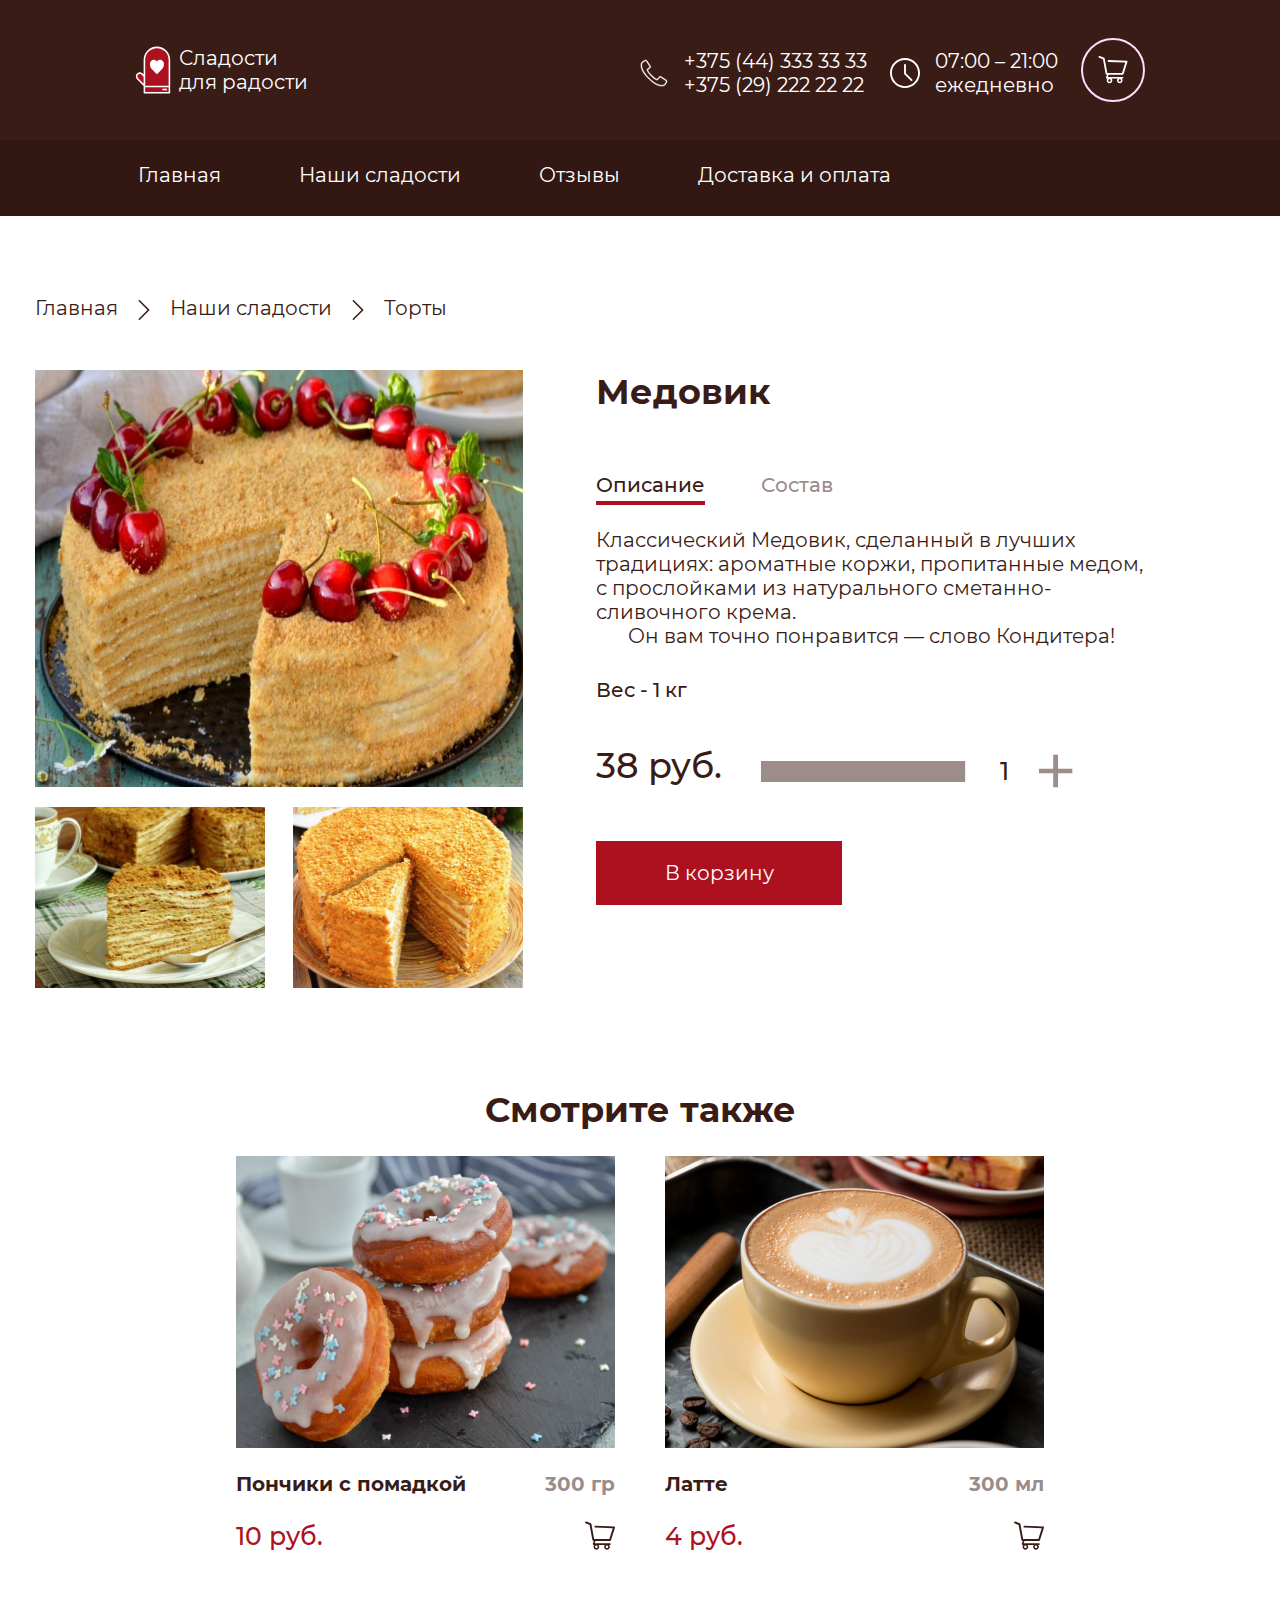
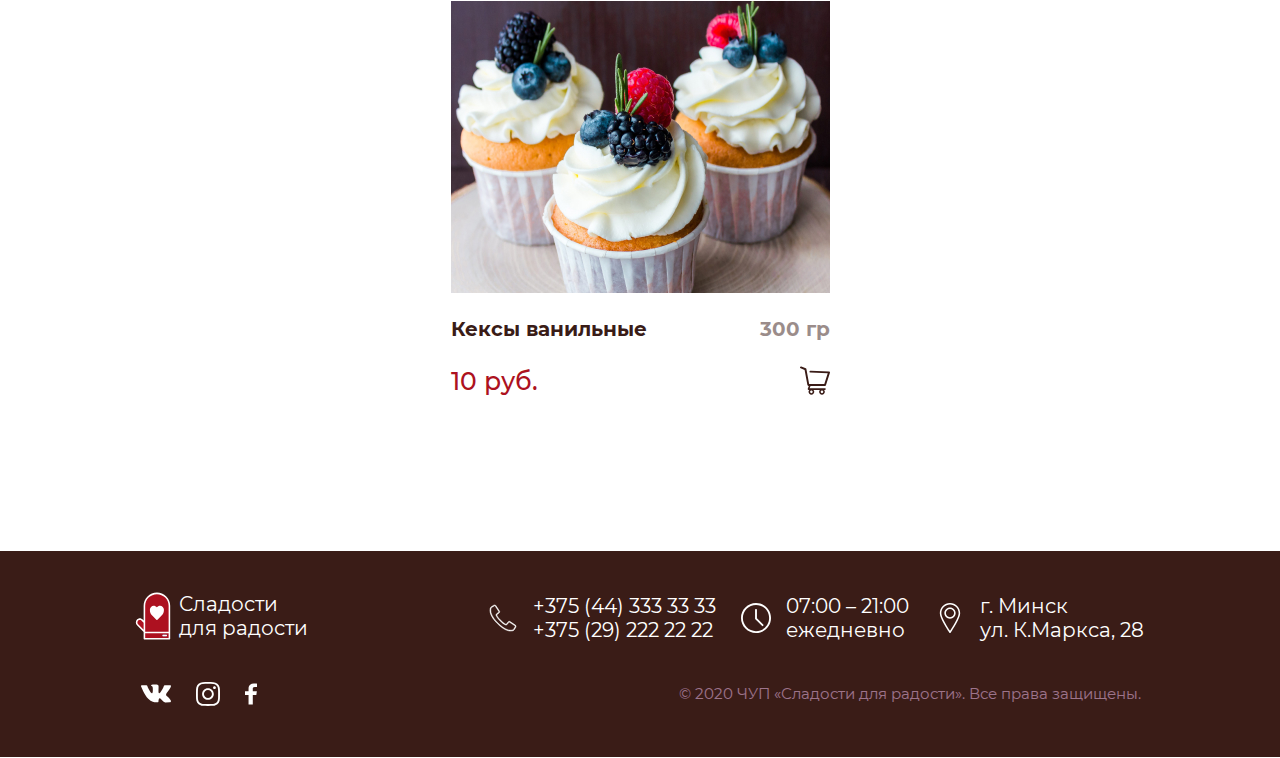
<file: html/product-page.html>
<!DOCTYPE html>
<html lang="en">

<head>
    <meta charset="UTF-8">
    <meta name="viewport" content="width=device-width, initial-scale=1.0">
    <meta http-equiv="X-UA-Compatible" content="ie=edge">
    <title>Product page</title>

    <link rel="stylesheet" href="../css/main.css">
</head>

<body>
    <header>
        <div class="wrapper">
            <div class="header-info">
                <div class="logo-container">
                    <img class="logo-icon" src="../media/main-page/header/logo-1x.svg">
                    <p class="logo-name"><a href="#">Сладости
                            для радости</a></p>
                </div>
                <div class="container-info">
                    <div class="contacts">
                        <img class="phone" src="../media/main-page/header/phone-1x.svg">
                        <p class="phone-number"><a href="#"> +375 (44) 333 33 33
                                +375 (29) 222 22 22</a></p>
                    </div>
                    <div class="schedule">
                        <img class="watch" src="../media/main-page/header/watch-1x.svg">
                        <p class="work-time"><a href="#">07:00 – 21:00
                                ежедневно</a></p>
                    </div>
                    <div class="cart">
                        <div><a href="#"><img class="cart-icon" src="../media/main-page/header/cart-1x.svg"
                                    alt="Корзина"></a></div>
                    </div>
                </div>
            </div>
        </div>
    </header>

    <nav>
        <div class="wrapper">
            <ul class="menu">
                <li><a href="../index.html" class="menu-link">Главная</a></li>
                <li><a href="#our-sweets" class="menu-link">Наши сладости</a></li>
                <li><a href="#wr-reviews" class="menu-link">Отзывы</a></li>
                <li><a href="#shipping" class="menu-link">Доставка и оплата</a></li>
            </ul>
        </div>
    </nav>

    <section class="product-page">
        <div class="wrapper">
            <ul class="breadcrumb">
                <li><a href="../index.html">Главная</a></li>
                <img src="../media/product-page/breadcrumb-icon.svg" alt="">
                <li><a href="#">Наши сладости</a></li>
                <img src="../media/product-page/breadcrumb-icon.svg" alt="">
                <li><a href="#">Торты</a></li>
            </ul>
            <div class="selected-item">
                <div class="product-photos">
                    <img class="main-photo" src="../media/product-page/cake1-2x.jpg" alt="медовик">
                    <img class="other-photos" src="../media/product-page/Rectangle 18.jpg" alt="медовик">
                    <img class="other-photos" src="../media/product-page/Rectangle 19.jpg" alt="медовик">
                </div>
                <div class="product-discription">
                    <h1 class="title">Медовик</h1>
                    <div class="tab-header">
                        <div class="tab-item" onclick="openInfo(event, 'discription')" id="defaultOpen">
                            <p class="tab-link">Описание</p>
                        </div>
                        <div class="tab-item" onclick="openInfo(event, 'composition')">
                            <p class="tab-link">Состав</p>
                        </div>
                    </div>
                    <div class="information">
                        <div id="discription" class="tab-content">
                            <p>Классический Медовик, сделанный в лучших традициях: ароматные коржи, пропитанные медом, с
                                прослойками из натурального сметанно-сливочного крема.
                            </p>
                            <p> Он вам точно понравится — слово Кондитера!</p>
                        </div>

                        <div id="composition" class="tab-content">
                            <p>Lorem, ipsum dolor sit amet consectetur adipisicing elit. Nostrum ex nisi magnam
                                voluptas, amet perferendis iusto hic maiores praesentium impedit?
                            </p>
                            <p> Lorem ipsum dolor sit amet, consectetur adipisicing elit.</p>
                        </div>
                        <p class="weight">Вес - 1 кг</p>
                        <div class="product-price-controls">
                            <p class="product-price">38 руб.</p>
                            <div class="product-amount">
                                <img src="../media/product-page/–.svg" alt="minus">
                                <p class="amount">1</p>
                                <img src="../media/product-page/+.svg" alt="plus">
                            </div>
                        </div>
                        <div class="button"><a href="./cart.html" class="button-text">В корзину</a></div>
                    </div>
                </div>
            </div>
            <div class="other-goods">
                <h1 class="title">Смотрите также</h1>
                <div class="catalog-container">
                    <div class="catalog-item">
                        <div class="photo">
                            <img src="../media/main-page/our-sweets/donut-image-1x.jpg" alt="пончик">
                        </div>
                        <div class="item-discription">
                            <div class="name-weight">
                                <p>Пончики с помадкой</p>
                                <p>300 гр</p>
                            </div>
                            <div class="price-card">
                                <p>10 руб.</p>
                                <img src="../media/main-page/our-sweets/card-icon-1x.svg">
                            </div>
                        </div>
                    </div>
                    <div class="catalog-item">
                        <div class="photo">
                            <img src="../media/main-page/our-sweets/coffe-image-1x.jpg" alt="кофе">
                        </div>
                        <div class="item-discription">
                            <div class="name-weight">
                                <p>Латте</p>
                                <p>300 мл</p>
                            </div>
                            <div class="price-card">
                                <p>4 руб.</p>
                                <img src="../media/main-page/our-sweets/card-icon-1x.svg">
                            </div>
                        </div>
                    </div>
                    <div class="catalog-item">
                        <div class="photo">
                            <img src="../media/main-page/our-sweets/cupcake-image-1x.jpg" alt="кекс">
                        </div>
                        <div class="item-discription">
                            <div class="name-weight">
                                <p>Кексы ванильные</p>
                                <p>300 гр</p>
                            </div>
                            <div class="price-card">
                                <p>10 руб.</p>
                                <img src="../media/main-page/our-sweets/card-icon-1x.svg">
                            </div>
                        </div>
                    </div>
                </div>
            </div>
    </section>

    <section class="footer">
        <div class="wrapper">
            <div class="footer-info">
                <div class="logo-container">
                    <img class="logo-icon" src="../media/main-page/header/logo-1x.svg">
                    <p class="logo-name"><a href="#">Сладости
                            для радости</a></p>
                </div>
                <div class="container-info">
                    <div class="contacts">
                        <img class="phone" src="../media/main-page/header/phone-1x.svg">
                        <p class="phone-number"><a href="#">+375 (44) 333 33 33
                                +375 (29) 222 22 22</a></p>
                    </div>
                    <div class="schedule">
                        <img class="watch" src="../media/main-page/header/watch-1x.svg">
                        <p class="work-time"><a href="#">07:00 – 21:00
                                ежедневно</a></p>
                    </div>
                    <div class="location">
                        <img class="watch" src="../media/main-page/footer/location-1x.svg">
                        <p class="work-time"><a href="#">г. Минск
                                ул. К.Маркса, 28</a></p>
                    </div>
                </div>
            </div>
            <div class="icon">
                <div class="icon-wrapper">
                    <div class="icon-container">
                        <a href="https://vk.com/" target="_blank" class="vk"><img
                                src="../media/main-page/footer/vk-icon-1x.svg" alt="vk"></a>
                        <a href="https://www.instagram.com/" target="_blank"><img class="instagram"
                                src="../media/main-page/footer/inst-icon-1x.svg" alt="instagram"></a>
                        <a href="https://facebook.com" target="_blank"><img
                                src="../media/main-page/footer/fb-icon-1x.svg" alt="facebook"></a>
                    </div>
                    <div class="footer-discription">
                        <div class="discription-text">&#169; 2020 ЧУП «Сладости для радости». Все права защищены.</p>
                        </div>
                    </div>
                </div>
            </div>
    </section>

    <script src="../JS/main.js"></script>
</body>

</html>
</file>
<file: css/main.css>
@import "./reset.css";
@import "./settings.css";
@import "./fonts.css";


.wrapper {
    padding-left: 35px;
    padding-right: 35px;
    box-sizing: border-box;
}

a {
    outline:none !important;
}

#topBtn {
    position: fixed; 
    bottom: 20px; 
    left: 30px; 
    z-index: 99; 
    cursor: pointer; 
    border: 1px solid #3A1C17;
    border-radius: 50%;
    width: 55px;
    height: 55px;
    display: none;
    justify-content: center;
    align-items: center;
    background: #fff;
}

#topBtn img {
    width: 30px;
    height: 24px;
}

/* header */

header {
    width: 100%;
    background-color: #3A1C17;
}

header .wrapper {
    display: flex;
    flex-direction: column;
    justify-content: center;
}

.logo-name {
    margin-left: 8px;
    min-width: 130px;
}

.logo-container a , .container-info  a {
    color:#fff;
    text-decoration: none;
}

.container-info {
    display: flex;
    justify-content: space-between;
    flex-basis: 50%;
}

.header-info {
    display: flex;
    padding: 38px 0 38px 0;
    margin: 0 100px 0 100px;
    justify-content: space-between;
}

.contacts {
    margin-top: 5px;
    display: flex;
    align-items: center;
}

.phone-number {
    min-width: 185px;
    white-space: pre-line;
}

.phone {
    width: 28px;
    height: 28px;
    padding-right: 16px;
}

.header-info .logo-icon { 
    width: 36px;
    height: 48px;
}

 .schedule {
    display: flex;
    margin: 5px 20px 0 20px;
    align-items: center;
}

.work-time {
    min-width: 125px;
    white-space: pre-line;
}

.watch {
    width: 30px;
    height: 30px;
    padding-right: 15px;
}

.cart {
    width: 60px;
    height: 60px;
    border: 2px solid #fdf;
    border-radius: 50%;
    display: flex;
    justify-content: center;
    align-items: center;
}

.cart-icon {
   width: 30px;
   height: 28px;
}

/* navigation */

nav {
    width: 100%;
    height: 76px;
    background-color:#331712;
}

nav ul {
    display: flex;
    align-items: center;
    margin: 23px 0 0 25px;
}

nav li {
    margin-left: 78px;
}

nav a {
    color: #fff;
    text-decoration: none;
}

 nav .wrapper {
    display: flex;
    flex-direction: column;
    justify-content: center;
} 

.menu-link::before, .tab-item::before {
    content: '';
    width: 100%;
    height: 4px;
    background-color: #ad1120;
    position: absolute;
    left: 0;
    bottom: -7px;
    opacity: 0;
    transform: translateY(10px) rotate(2deg);
    transition: all 0.25s;
}

.menu-link, .tab-item{
    position: relative;
}

.menu-link:hover::before, .tab-item:hover::before {
    opacity: 0.5;
    transform: translateY(0px) rotate(0deg);
    transition: all 0.25s;
    transform-origin: bottom;
}

.menu-link.active::before, .tab-item.active::before {
    opacity: 1;
    bottom: -7px;
    transform:none;
}

.menu-link.active, .tab-item.active {
    pointer-events: none;
}
/* wr-intro */

.wr-intro {
    background-image: url("../media/main-page/header/optimization/bg-cake-1x.webp");
    background-size: cover;
    display: flex;
    justify-content: flex-end;
    padding:90px 0 181px 0; 
}


.wr-intro .wrapper {
    display: flex;
    flex-direction: column;
    width: 100%;
    max-width: 1240px;
}

.intro-block {
    width: max-content;
    margin-left: auto;

}
.wr-intro p {
    font-family:"Montserrat-SemiBold", sans-serif;
    font-style: normal;
    font-weight: 600;
    font-size: 45px;
    line-height: 55px;
    color: #fff;
    padding-bottom: 50px;
    white-space: pre-line;
}

.wr-intro h1 {
    padding-bottom: 50px;
    white-space: pre-line;
}

.button-text {
    color: #fff;
    text-decoration: none;
} 

.button {
    height: 64px;
    width: 246px;
    background: #ad1120;
    display: flex;
    justify-content: center;
    align-items: center;
    cursor: pointer;
}

.button:hover {
    background-color:  #99111f;
}

/* wr-about-us */

.wr-about-us {
    padding: 80px 0 80px 0;
}

.wr-about-us .title {
    font-family:"Montserrat-Bold", sans-serif;
    font-style: normal;
    font-size: 35px;
    line-height: 43px;
    color: #3A1C17;
    text-align: center;
}

.number {
    font-family:"Montserrat-Bold", sans-serif;
    font-weight: bold;
    font-size: 45px;
    line-height: 55px;
    color: #ad1120;
    padding-right: 20px;
    width: 27px;
}

.block-title {
    font-family:"Montserrat-SemiBold", sans-serif;
    font-style: normal;
    font-weight: 600;
    font-size: 25px;
    line-height: 30px;
    color: #3a1c17;
}

.discription {
    color: #3a1c17;
    padding-top: 20px;
    text-align: left;
    white-space: pre-line;
}

.about-us {
    display: flex;
    justify-content: space-between;
    flex-wrap: wrap;
    margin-top: 56px;
    padding: 0 80px 0 100px;
}

.about-us-block {
    display: flex;
    width: 100%;
    max-width: 514px;
    padding-bottom: 50px;
}

.text {
    display: flex;
    flex-direction: column;
    align-items: flex-start;
}

/* our-sweets */

.our-sweets .title {
    font-family: "Montserrat-Bold", sans-serif;
    font-style: normal;
    font-size: 35px;
    line-height: 43px;
    color: #3A1C17;
    text-align: center;
}

.our-sweets {
    margin-bottom: 50px;
}

/* tabs */

.tab-header p {
    font-family:"Montserrat-Medium", sans-serif;
    color: #3A1C17;
    padding-top: 10px;
    text-decoration: none;
}

.tab-header {
    display: flex;
    justify-content: space-around;
    margin: 55px 0 30px 0;
}

.tab-item {
    align-items: center;
    display: flex;
    flex-direction: column;
    height: 74px;
    justify-content: space-between;
    cursor: pointer;
}


.tab-link {
    cursor: pointer;
}

/* .catalog-item {
    width: 379px;
}   */
  
.photo img {
    width: 379px;
    height: 292px;
}
.name-weight p {
    color:  #3a1c17;
}

.name-weight p:last-child {
    opacity: 0.5;
}

.name-weight {
    padding: 15px 0 15px 0;
}

.price-card p{
    font-family:"Montserrat-Medium", sans-serif;
    font-style: normal;
    color: #ad1120;
    font-weight: 500;
    font-size: 25px;
    line-height: 30px;
}

.price-card, .name-weight {
    display: flex;
    justify-content: space-between;
}

.tab-content {
    display: flex;
    flex-wrap: wrap;
    width: 85%;
    justify-content: center;
}

.catalog-item {
    padding: 20px;
}

/* reviews */

.wr-reviews {
    width: 100%;
    background-color: #3a1c17;
    padding: 50px 0 50px 0;
}

.swiper {
    position: relative;
}

.swiper-button-prev {
    position: absolute;
    top:56%;
    color: #fff;
}

.swiper-button-next {
    position: absolute;
    top:56%;
    color: #fff;
} 

.swiper-button-prev:active, .swiper-button-next:active {
    color: red;
    transition: 0s;
}  

.swiper-container {
    padding-left: 25px;
}

.wr-reviews .title {
    font-family:"Montserrat-Bold", sans-serif;
    font-style: normal;
    font-size: 35px;
    line-height: 43px;
    color: #fff;
    text-align: center;
    padding-bottom: 50px;
}

.reviews-container {
    display: flex;  
    padding-top: 50px; 
    justify-content: space-around; 
}

.review-text {
    line-height: 20px;
    text-align: left;
    opacity: .7;
}

.review-text p{
    padding-bottom: 20px;
}       

.wr-reviews .text {
    width: 480px;
}

.container-item {
    display: flex;
    min-width: 522px;
}

.review-icon {
    padding-right: 28px;
}

.discription p {
    font-family:"Montserrat-Medium", sans-serif;
    font-style: normal;
    font-size: 20px;
    line-height: 24px;
    color: #fff;
}

.discription {
    display: flex;
    justify-content: space-between;
    width: 100%;
}

/* application */

.wr-application {
    display: flex;
    justify-content: center;
}

.wr-application .title {
    font-style: normal;
    font-weight: bold;
    font-size: 35px;
    line-height: 43px;
    color: #3a1c17;
}

.wr-application .wrapper {
    height: 620px;
    background-image: url(../media/main-page/shipping-payment/flowers-1x.webp);
    display: flex;
    justify-content: flex-start;
    align-items: center;
    flex-basis: 86%;
    background-size: cover;
    background-position: center;
}

.application-info {
    padding-top: 30px;
}
.application-info .title, .discription {
    white-space: pre-line;
}
.wr-application .discription {
    padding-top: 49px;
}

.wr-application .button {
    margin-top: 49px;
}

/* shipping and payment */

.shipping .title {
    font-family:"Montserrat-Bold", sans-serif;
    font-style: normal;
    font-size: 35px;
    line-height: 43px;
    color: #3a1c17;
    padding-bottom: 35px;
}

.discription-text {
    color: #000;
    min-width: 510px;
}

.discription-text p {
    white-space: pre-line;
    padding-bottom: 15px;
}

.shipping .wrapper {
    display: flex;
    justify-content: space-between;
    padding-bottom: 80px;
}
.shipping-info {
    display: flex;
    width: 100%;
    justify-content: space-around;
}

/* footer */

.logo-name {
    margin-left: 8px;
    min-width: 130px;
    white-space: pre-line;
}

.logo-container {
    display: flex;
    align-items: center;
} 

.footer {
    width: 100%;
    height: 206px;
    background-color: #3a1c17;
}

.footer-info {
    margin-left: 100px;
    display: flex;
    padding: 38px 0 38px 0 ;
    margin-right: 100px;
    justify-content: space-between;
}

.footer .container-info {
    flex-basis: 65%;
}


.footer .logo {
    padding-bottom: 30px;
}

.location {
    display: flex;
    margin-top:5px;
    min-width: 210px;
    align-items: center;
}

.footer-discription .discription-text {
    font-size: 15px;
    line-height: 18px;
    color: #fcf;
    opacity: 0.5;
} 

.icon-wrapper {
    display: flex;
    justify-content: space-between;
    align-items: baseline;
    padding:0 56px 40px 106px ;
}

.instagram {
    margin: 0 20px 0 20px;
} 

/* product-page */

.selected-item {
    display: flex;
    /* justify-content: space-around; */
    margin-top: 30px;
}

.product-photos {
    display: flex;
    flex-wrap: wrap;
    width: min-content;
    flex:1;
}

.product-photos img {
    padding: 0 28px 20px 0;
}

.main-photo {
    width: 488px;
    height: 417px;
}

.other-photos {
    width: 230px;
    height: 181px;
    padding-right: 28px;
}

.product-discription {
    flex: 2;
    margin-left: 45px;
}

.product-discription .title {
    font-family: "Montserrat-Bold";
    font-size: 35px;
    line-height: 43px;
    color: #3a1c17;
}

.product-discription .tab-header {
    display: flex;
    justify-content: space-between;
    margin: 50px 0 30px 0;
    width: 237px;
}

.product-discription .tab-item {
    height: 35px;
}

.product-discription .tab-content p{
    font-family: "Montserrat-Regular";
    color: #3A1C17;
}

.product-discription .tab-link p, .weight, .amount{
    font-family:"Montserrat-Medium";
    color: #3A1C17;
}    

.product-discription .tab-item {
    opacity: 0.5;
} 

.product-discription .tab-item.active{
    opacity: 1;
} 

.weight {
    margin: 30px 0 52px 0;
}

.product-price {
    font-family: "Montserrat-Medium";
    font-size: 35px;
    color: #3A1C17;
    padding-right: 39px;
}

.amount {
    font-size: 25px;
    line-height: 35px;
    padding: 0 29px 0 29px;
}

.product-price-controls {
    display: flex;
    margin-bottom: 52px;
}

.product-amount {
    display: flex;
}

.product-amount img {
    cursor: pointer;
}

.other-goods,
.cart-page .cart-title {
    font-family: "Montserrat-Bold";
    font-size: 35px;
    line-height: 43px;
    color: #3a1c17;
    padding-bottom: 50px;
}

.other-goods {
    margin: 80px 0;
}

.other-goods .title {
    text-align: center;
} 

.catalog-container {
    display: flex;
    justify-content: center;
}

.other-goods .catalog-container {
    flex-wrap: wrap;
}

.other-goods .catalog-item {
    padding: 0;
    margin: 25px;
}    

.breadcrumb a{
    text-decoration: none;
    color: #3a1c17;
}

.breadcrumb li {
    display: inline;
}

.breadcrumb img {
    padding: 0 15px 0 15px;
}

.breadcrumb {
    padding: 80px 0 20px 0;
}

.cart-title {
    margin-top: 35px;
}

.cart-list {
    display: flex;
    flex-direction: column;
}

.cart-item {
    display: flex;
    align-items: center;
    border-bottom: 1px solid rgba(23, 11, 9, .5);
    margin-bottom: 25px;
    padding-bottom: 25px;
}

.cart-item .photo img {
    width: 273px;
    height: 198px;
}

.cart-item-controls {
    display: flex;
    justify-content: space-between;
    flex: 1;
}

.item-description {
    display: flex;
    align-items: center;
    flex: 2;
}

.item-description .name-weight {
    display: block;
    margin-left: 35px;
}

.item-description .name-weight p {
    display: block;
    padding-bottom: 10px;
}

.name-weight p {
    font-size: 20px;
}

p.name {
    font-size: 25px;
}

.cart-summary {
    display: flex;
    color: #3a1c17;
    flex-direction: row-reverse;
    margin-top: 5px;
    margin-bottom: 80px;
}

.summary-info div:not(:first-child),
.summary-info > a {
    margin-top: 50px;
}

.cart-summary .summary-info {
    display: flex;
    flex-direction: column;
}

.summary-info .button {
    width: 272px;
}

.cart-summary .delivery-info {
    font-size: 25px;
    display: flex;
    justify-content: space-between;
}

.cart-summary .summary-money {
    font-size: 35px;
    display: flex;
    justify-content: space-between;
}

.continue:visited {color: #3a1c17;} 

.cart-summary .continue {
    font-size: 20px;
    text-align: end;
}
</file>
